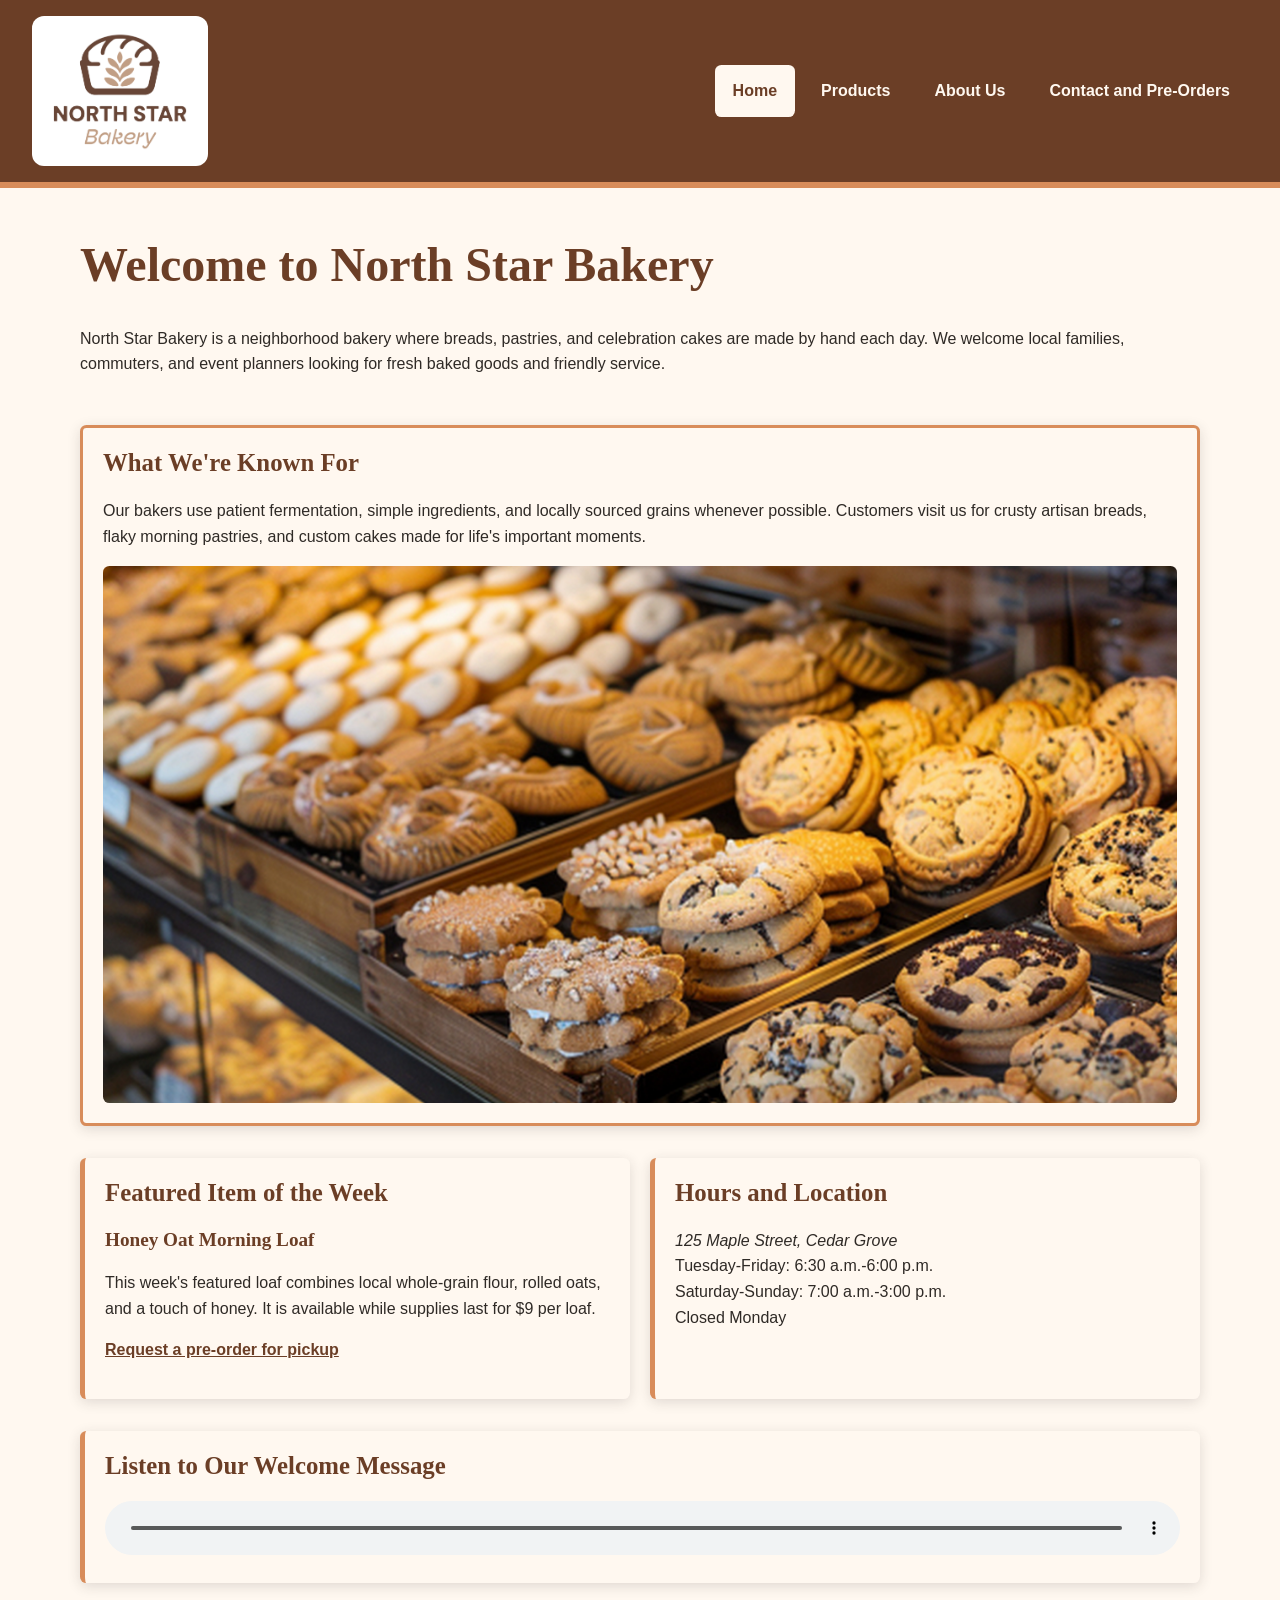
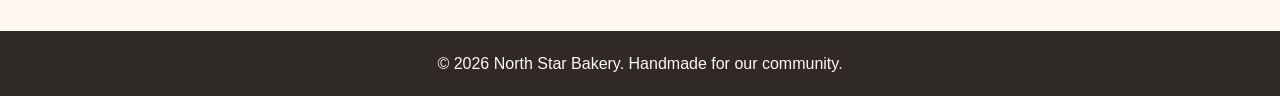
<file: index.html>
<!DOCTYPE html>
<html lang="en">
<head>
  <meta charset="UTF-8">
  <meta name="viewport" content="width=device-width, initial-scale=1.0">
  <title>North Star Bakery | Home</title>
  <link rel="stylesheet" href="styles.css">
  <script src="script.js" defer></script>
</head>
<body>
  <header>
    <img class="site-logo" src="bakery-logo_c.png" alt="North Star Bakery logo featuring a loaf of bread and wheat design" width="240">
    <nav aria-label="Main navigation">
      <ul>
        <li><a href="index.html" aria-current="page">Home</a></li>
        <li><a href="products.html">Products</a></li>
        <li><a href="about.html">About Us</a></li>
        <li><a href="contact.html">Contact and Pre-Orders</a></li>
      </ul>
    </nav>
  </header>

  <main>
    <h1>Welcome to North Star Bakery</h1>
    <p>North Star Bakery is a neighborhood bakery where breads, pastries, and celebration cakes are made by hand each day. We welcome local families, commuters, and event planners looking for fresh baked goods and friendly service.</p>

    <section class="featured-section">
      <h2>What We're Known For</h2>
      <p>Our bakers use patient fermentation, simple ingredients, and locally sourced grains whenever possible. Customers visit us for crusty artisan breads, flaky morning pastries, and custom cakes made for life's important moments.</p>
      <picture>
        <source media="(min-width: 768px)" srcset="bakery-feature-large_c.png">
        <img src="bakery-feature-small_c.png" alt="A bakery display filled with cookies and pastries" width="600">
      </picture>
    </section>

    <div class="card-grid">
      <section>
        <h2>Featured Item of the Week</h2>
        <h3>Honey Oat Morning Loaf</h3>
        <p>This week's featured loaf combines local whole-grain flour, rolled oats, and a touch of honey. It is available while supplies last for $9 per loaf.</p>
        <p><a href="contact.html">Request a pre-order for pickup</a></p>
      </section>

      <section>
        <h2>Hours and Location</h2>
        <address>125 Maple Street, Cedar Grove</address>
        <p>Tuesday-Friday: 6:30 a.m.-6:00 p.m.<br>Saturday-Sunday: 7:00 a.m.-3:00 p.m.<br>Closed Monday</p>
      </section>
    </div>

    <section>
      <h2>Listen to Our Welcome Message</h2>
      <audio controls>
        <source src="bakery-welcome_c.mp3" type="audio/mpeg">
        Your browser does not support the audio element. North Star Bakery invites you to stop by for fresh bread or place a pre-order for pickup.
      </audio>
    </section>

  </main>

  <footer>
    <p>&copy; 2026 North Star Bakery. Handmade for our community.</p>
  </footer>
</body>
</html>
</file>
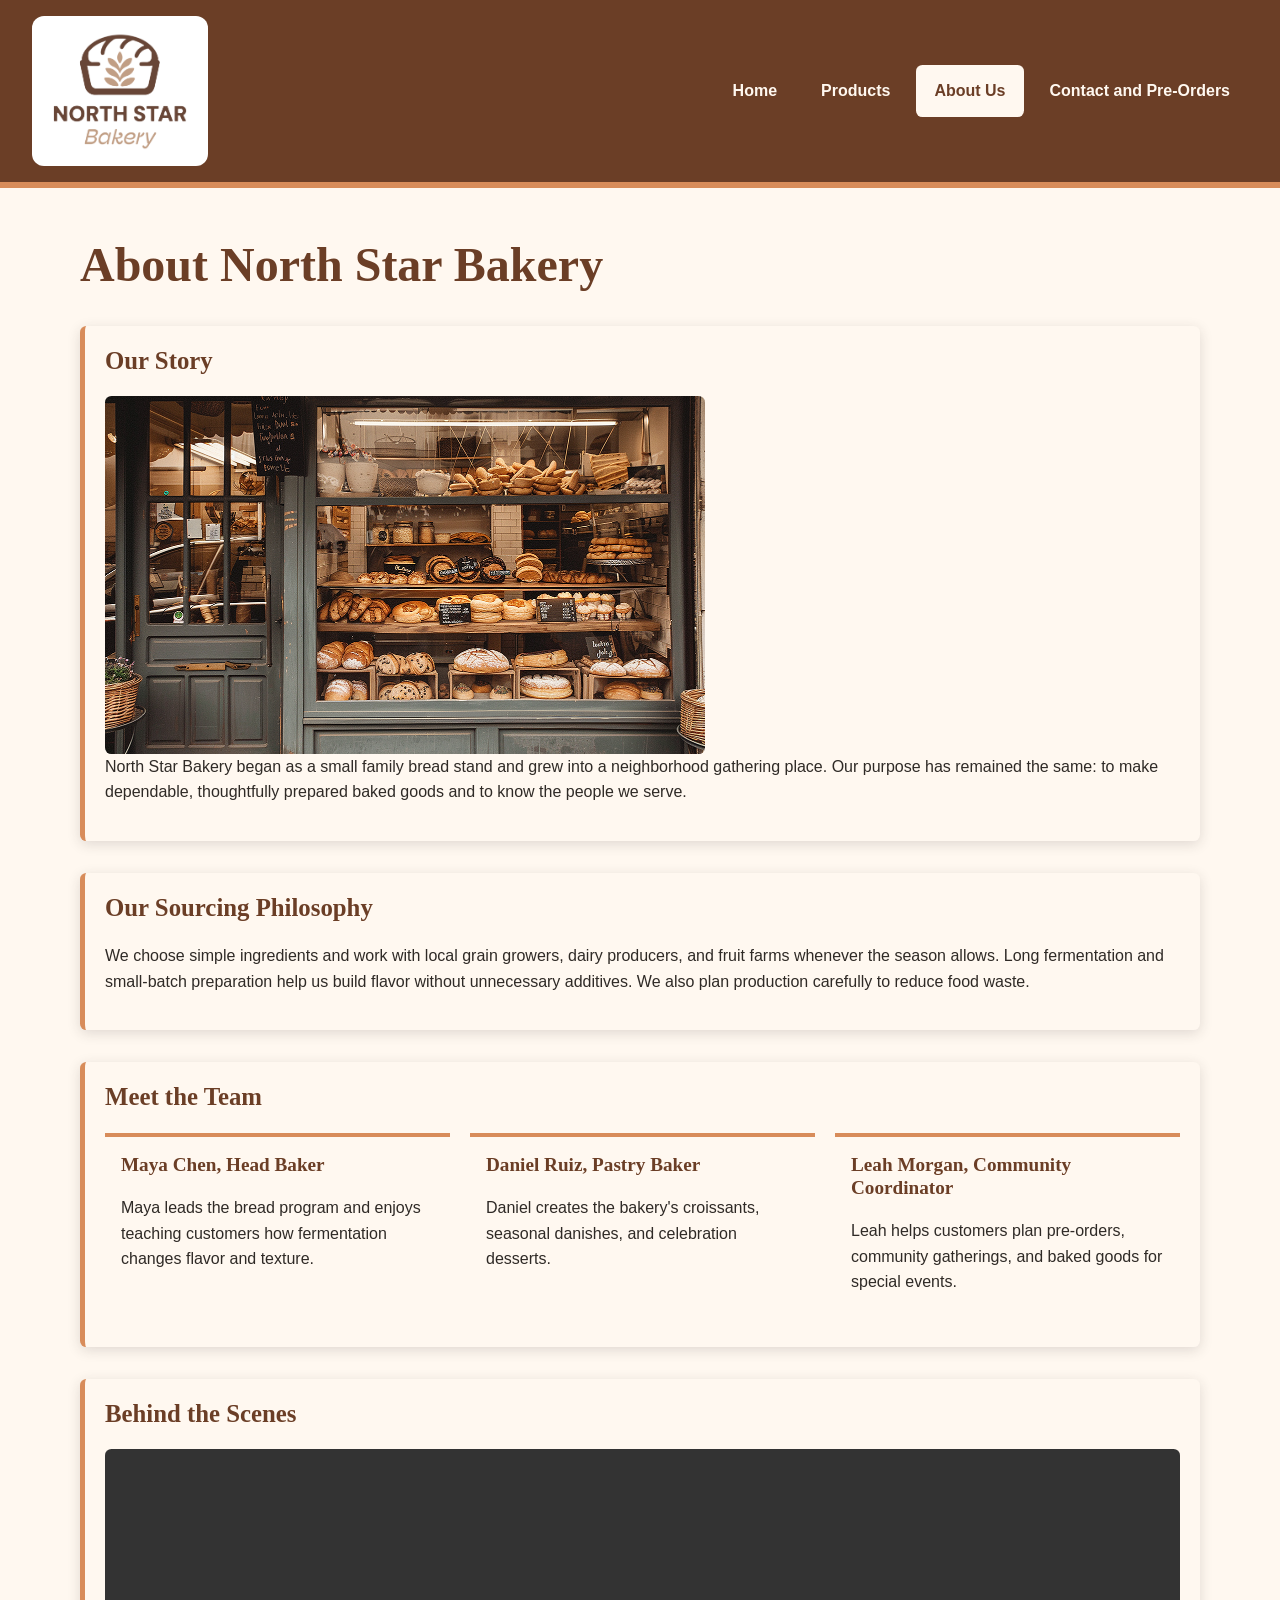
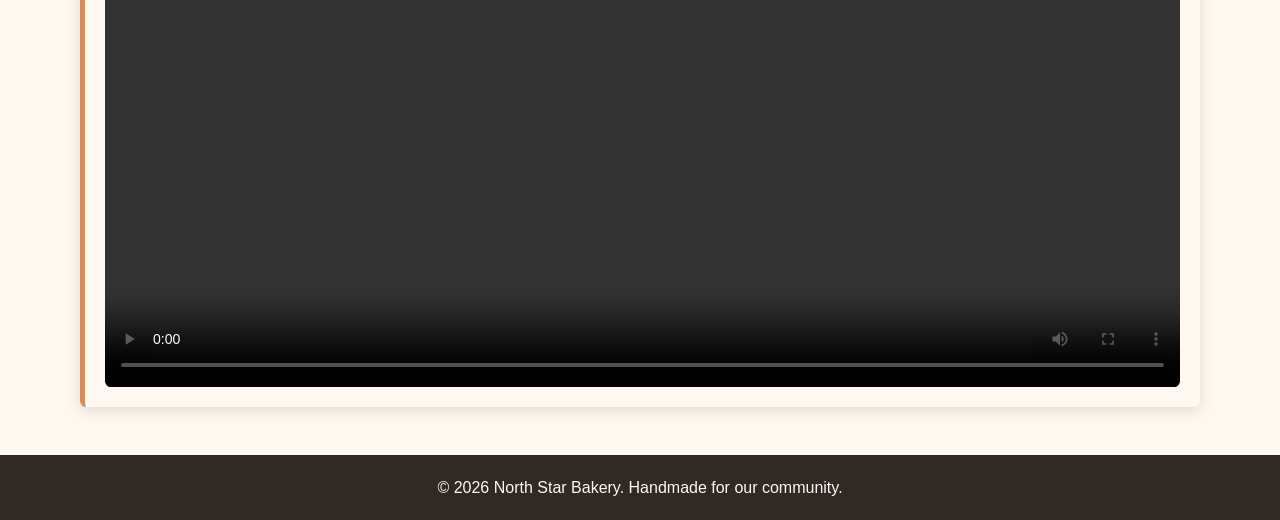
<file: about.html>
<!DOCTYPE html>
<html lang="en">
<head>
  <meta charset="UTF-8">
  <meta name="viewport" content="width=device-width, initial-scale=1.0">
  <title>North Star Bakery | About Us</title>
  <link rel="stylesheet" href="styles.css">
  <script src="script.js" defer></script>
</head>
<body>
  <header>
    <img class="site-logo" src="bakery-logo_c.png" alt="North Star Bakery logo featuring a loaf of bread and wheat design" width="240">
    <nav aria-label="Main navigation">
      <ul>
        <li><a href="index.html">Home</a></li>
        <li><a href="products.html">Products</a></li>
        <li><a href="about.html" aria-current="page">About Us</a></li>
        <li><a href="contact.html">Contact and Pre-Orders</a></li>
      </ul>
    </nav>
  </header>

  <main>
    <h1>About North Star Bakery</h1>

    <section>
      <h2>Our Story</h2>
      <img src="bakery-storefront_c.png" alt="North Star Bakery storefront window filled with breads and pastries" width="600">
      <p>North Star Bakery began as a small family bread stand and grew into a neighborhood gathering place. Our purpose has remained the same: to make dependable, thoughtfully prepared baked goods and to know the people we serve.</p>
    </section>

    <section>
      <h2>Our Sourcing Philosophy</h2>
      <p>We choose simple ingredients and work with local grain growers, dairy producers, and fruit farms whenever the season allows. Long fermentation and small-batch preparation help us build flavor without unnecessary additives. We also plan production carefully to reduce food waste.</p>
    </section>

    <section>
      <h2>Meet the Team</h2>
      <div class="staff-grid">
      <article>
        <h3>Maya Chen, Head Baker</h3>
        <p>Maya leads the bread program and enjoys teaching customers how fermentation changes flavor and texture.</p>
      </article>
      <article>
        <h3>Daniel Ruiz, Pastry Baker</h3>
        <p>Daniel creates the bakery's croissants, seasonal danishes, and celebration desserts.</p>
      </article>
      <article>
        <h3>Leah Morgan, Community Coordinator</h3>
        <p>Leah helps customers plan pre-orders, community gatherings, and baked goods for special events.</p>
      </article>
      </div>
    </section>

    <section>
      <h2>Behind the Scenes</h2>
      <video controls width="640">
        <source src="bakery-behind-scenes-web_c.mp4" type="video/mp4">
        Your browser does not support the video element. This video shows the North Star Bakery team preparing fresh bread behind the scenes.
      </video>
    </section>
  </main>

  <footer>
    <p>&copy; 2026 North Star Bakery. Handmade for our community.</p>
  </footer>
</body>
</html>
</file>
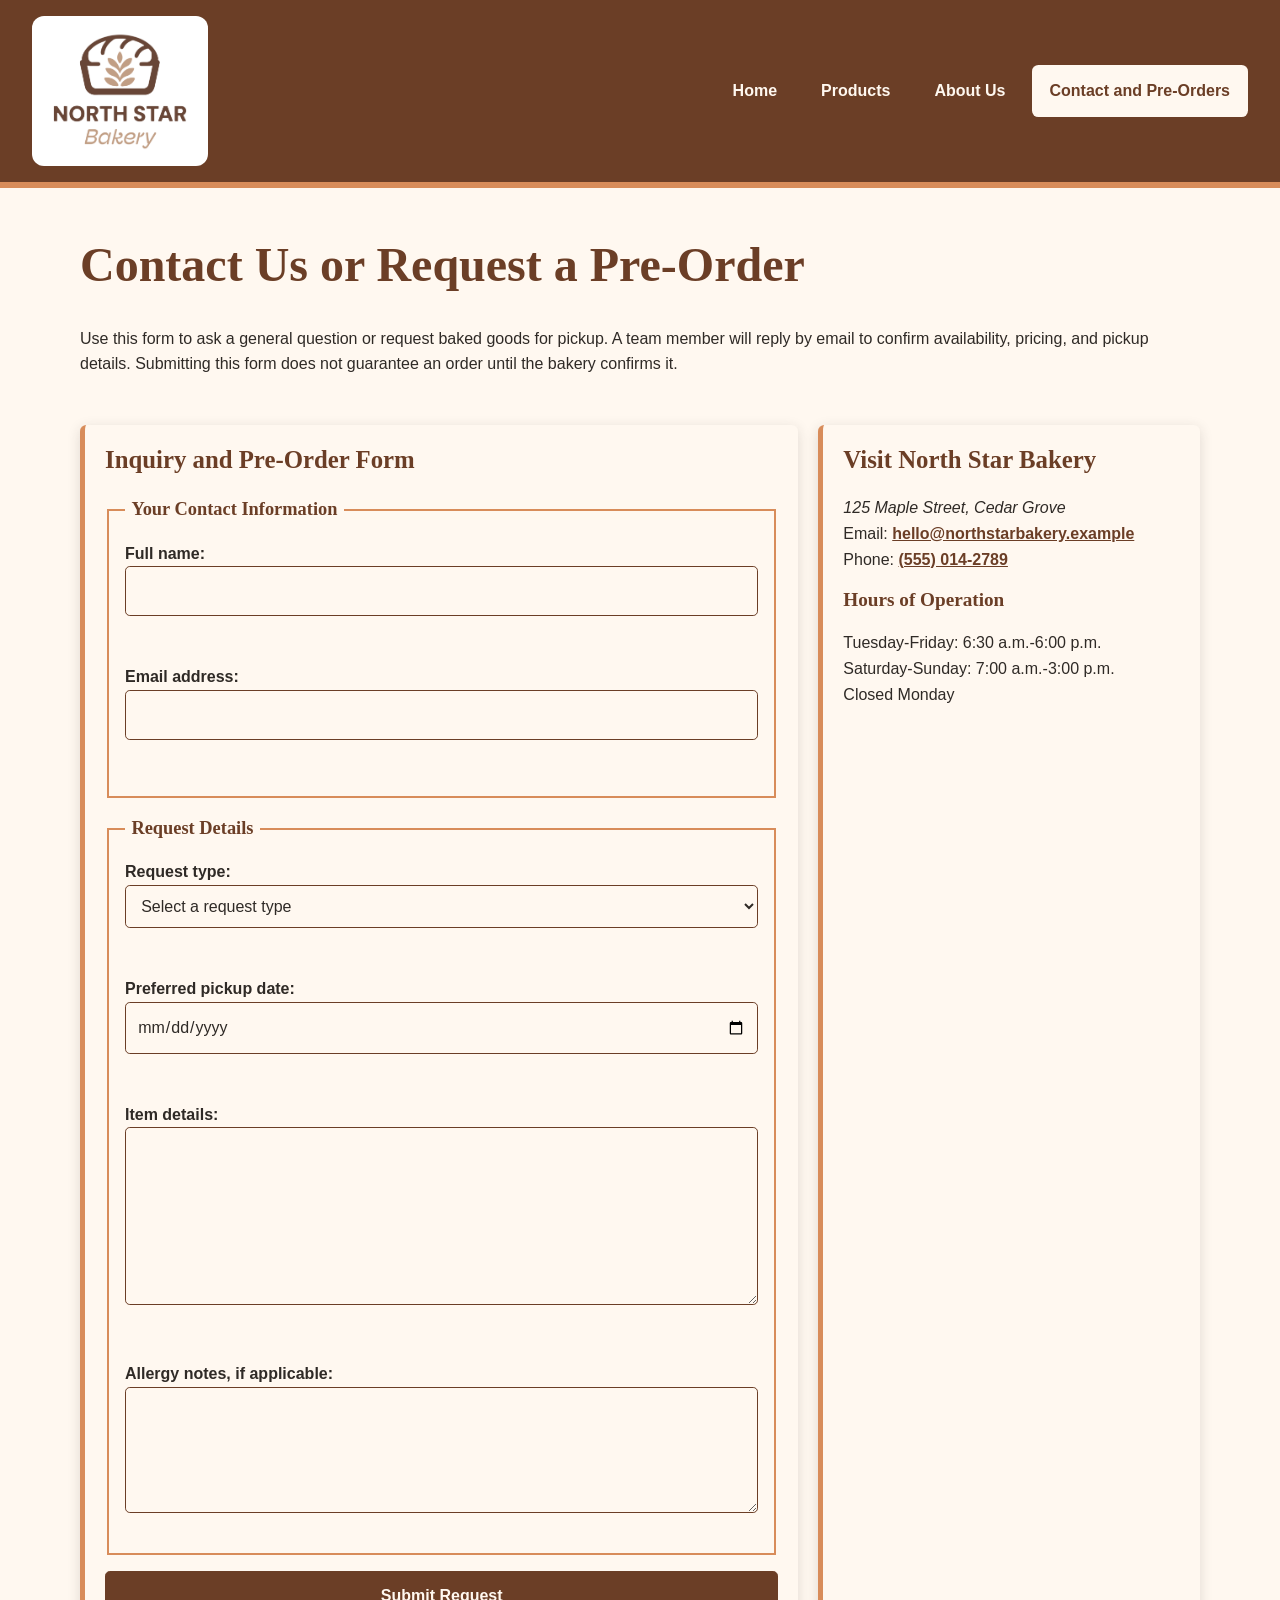
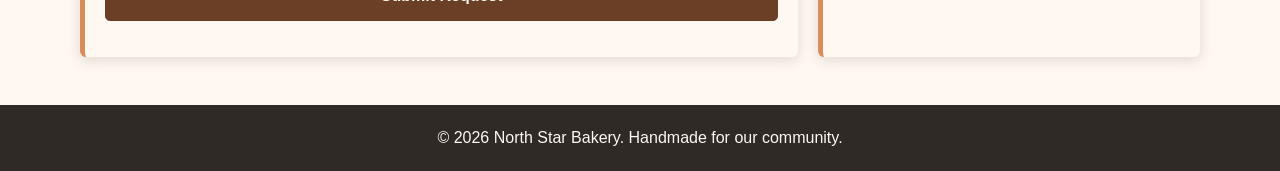
<file: contact.html>
<!DOCTYPE html>
<html lang="en">
<head>
  <meta charset="UTF-8">
  <meta name="viewport" content="width=device-width, initial-scale=1.0">
  <title>North Star Bakery | Contact and Pre-Orders</title>
  <link rel="stylesheet" href="styles.css">
  <script src="script.js" defer></script>
</head>
<body>
  <header>
    <img class="site-logo" src="bakery-logo_c.png" alt="North Star Bakery logo featuring a loaf of bread and wheat design" width="240">
    <nav aria-label="Main navigation">
      <ul>
        <li><a href="index.html">Home</a></li>
        <li><a href="products.html">Products</a></li>
        <li><a href="about.html">About Us</a></li>
        <li><a href="contact.html" aria-current="page">Contact and Pre-Orders</a></li>
      </ul>
    </nav>
  </header>

  <main>
    <h1>Contact Us or Request a Pre-Order</h1>
    <p>Use this form to ask a general question or request baked goods for pickup. A team member will reply by email to confirm availability, pricing, and pickup details. Submitting this form does not guarantee an order until the bakery confirms it.</p>

    <div class="contact-layout">
    <section>
      <h2>Inquiry and Pre-Order Form</h2>
      <form id="preorder-form" action="#" method="post" novalidate>
        <fieldset>
          <legend>Your Contact Information</legend>

          <p>
            <label for="name">Full name:</label><br>
            <input type="text" id="name" name="name" minlength="2" autocomplete="name" required>
            <span class="field-error" id="name-error" aria-live="polite"></span>
          </p>

          <p>
            <label for="email">Email address:</label><br>
            <input type="email" id="email" name="email" autocomplete="email" required>
            <span class="field-error" id="email-error" aria-live="polite"></span>
          </p>
        </fieldset>

        <fieldset>
          <legend>Request Details</legend>

          <p>
            <label for="request-type">Request type:</label><br>
            <select id="request-type" name="request-type" required>
              <option value="">Select a request type</option>
              <option value="pre-order">Pre-order request</option>
              <option value="general-question">General question</option>
            </select>
            <span class="field-error" id="request-type-error" aria-live="polite"></span>
          </p>

          <p>
            <label for="pickup-date">Preferred pickup date:</label><br>
            <input type="date" id="pickup-date" name="pickup-date" required>
            <span class="field-error" id="pickup-date-error" aria-live="polite"></span>
          </p>

          <p>
            <label for="item-details">Item details:</label><br>
            <textarea id="item-details" name="item-details" rows="6" cols="45" minlength="10" required></textarea>
            <span class="field-error" id="item-details-error" aria-live="polite"></span>
          </p>

          <p>
            <label for="allergy-notes">Allergy notes, if applicable:</label><br>
            <textarea id="allergy-notes" name="allergy-notes" rows="4" cols="45"></textarea>
          </p>
        </fieldset>

        <button type="submit">Submit Request</button>
        <p id="form-status" class="form-status" aria-live="polite"></p>
      </form>
    </section>

    <section>
      <h2>Visit North Star Bakery</h2>
      <address>125 Maple Street, Cedar Grove</address>
      <p>Email: <a href="mailto:hello@northstarbakery.example">hello@northstarbakery.example</a><br>Phone: <a href="tel:+15550142789">(555) 014-2789</a></p>

      <h3>Hours of Operation</h3>
      <p>Tuesday-Friday: 6:30 a.m.-6:00 p.m.<br>Saturday-Sunday: 7:00 a.m.-3:00 p.m.<br>Closed Monday</p>
    </section>
    </div>
  </main>

  <footer>
    <p>&copy; 2026 North Star Bakery. Handmade for our community.</p>
  </footer>
</body>
</html>
</file>
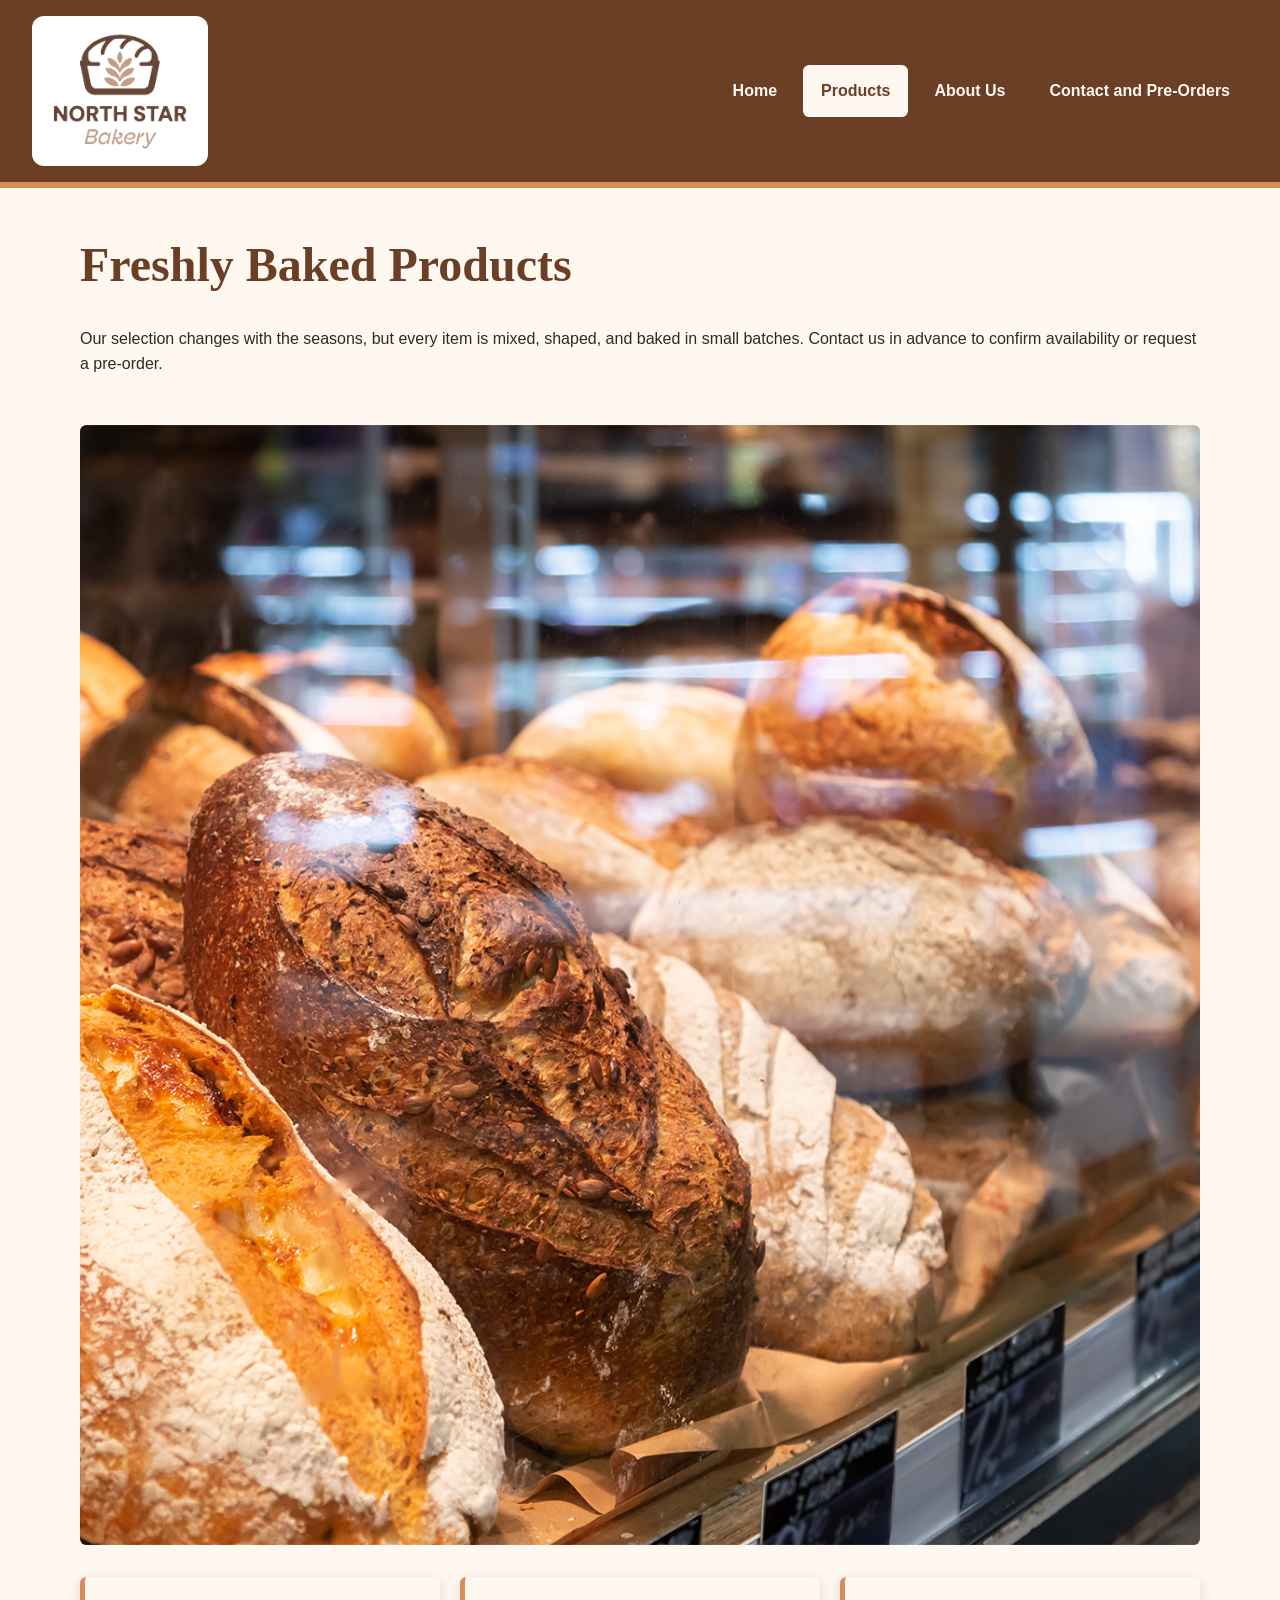
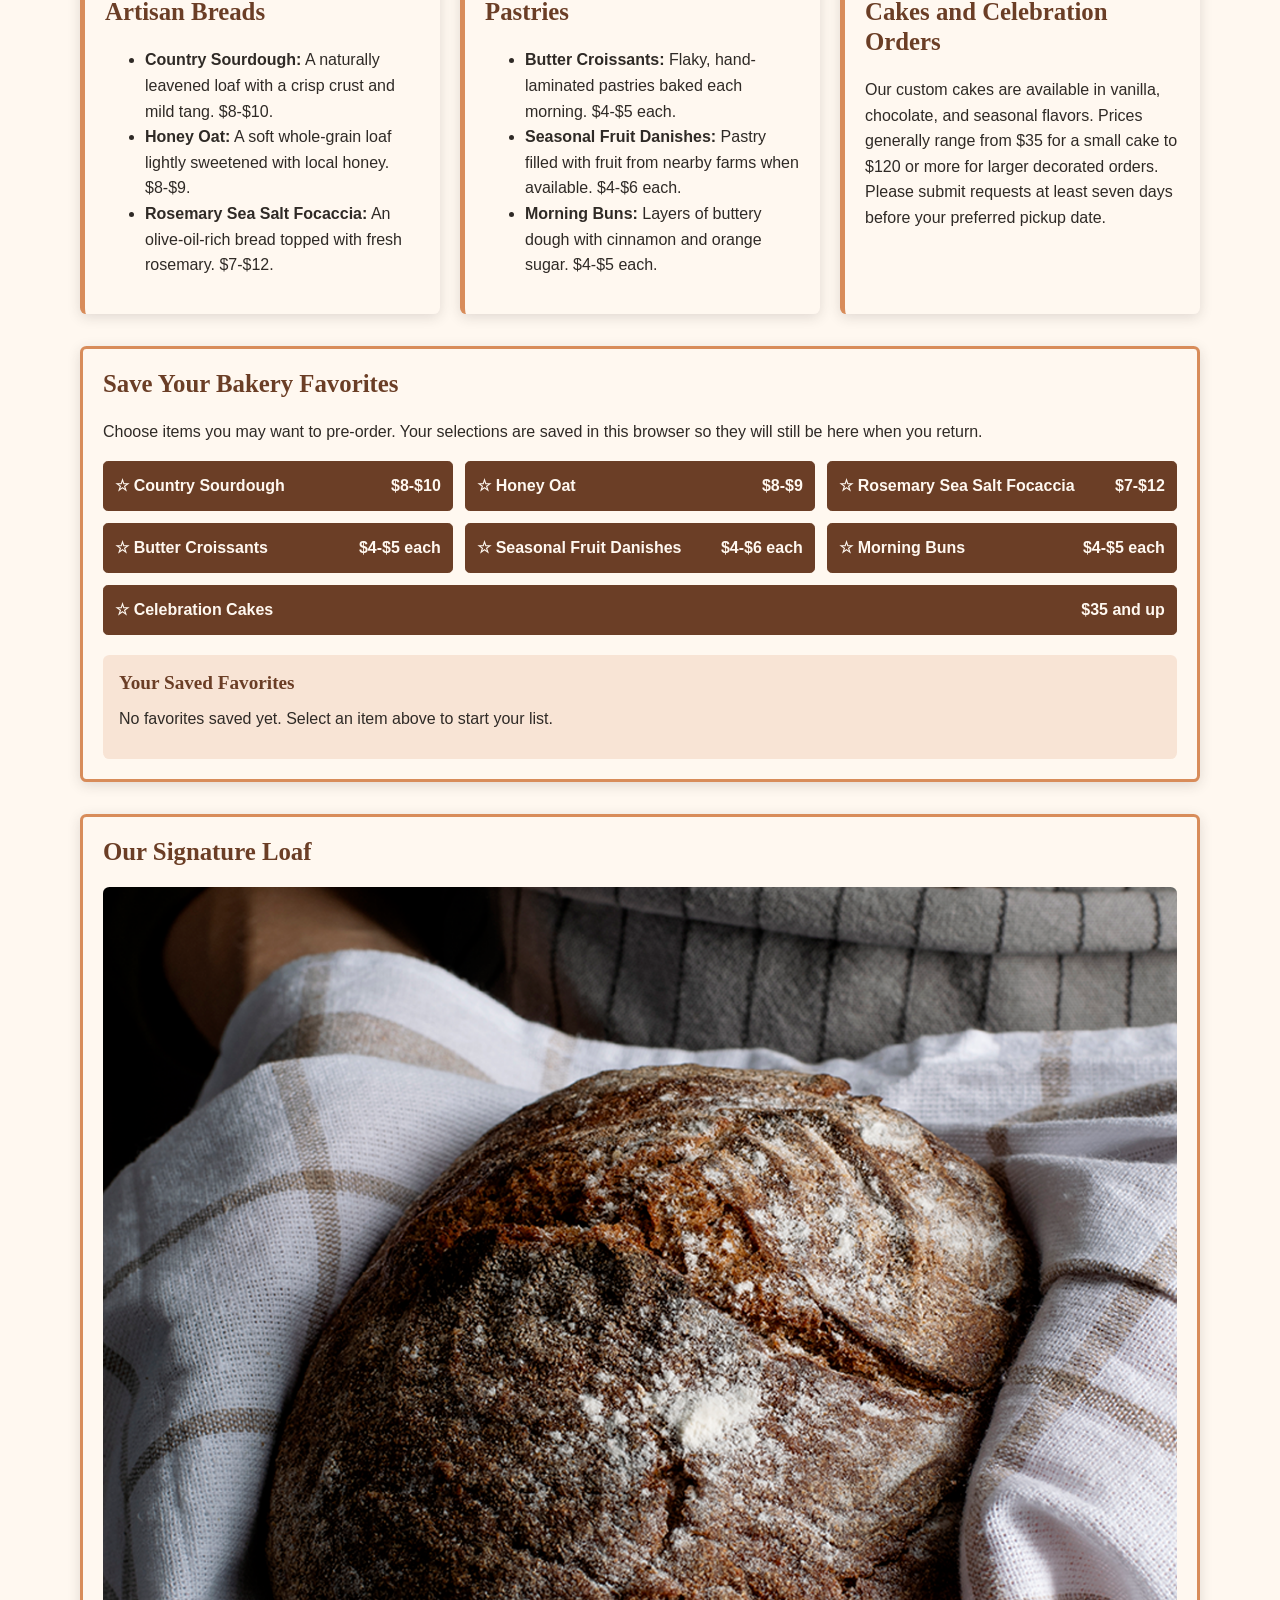
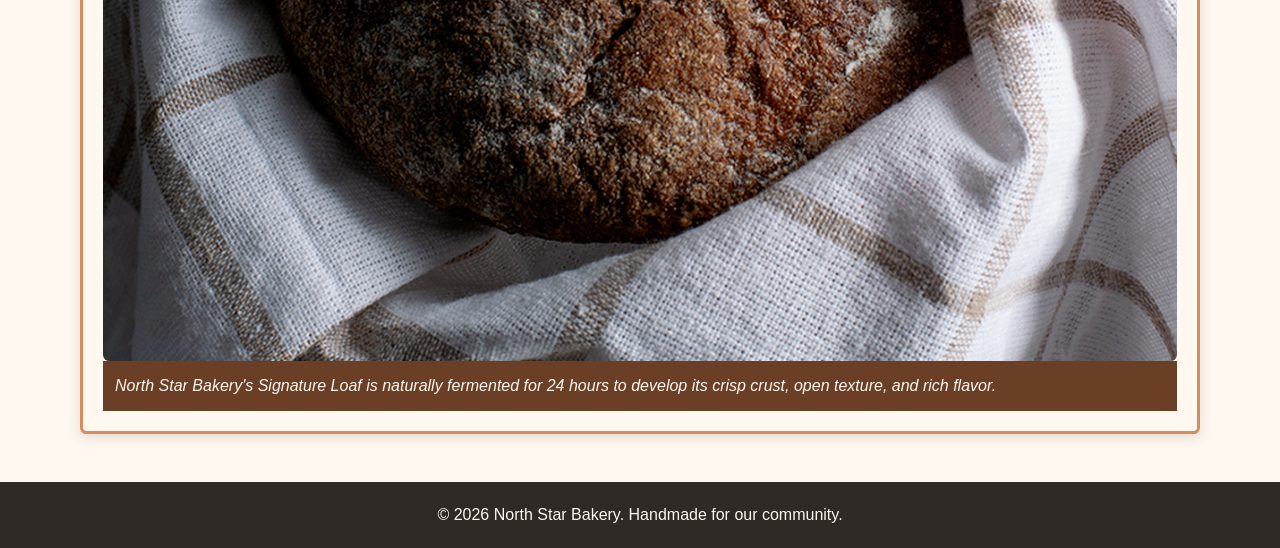
<file: products.html>
<!DOCTYPE html>
<html lang="en">
<head>
  <meta charset="UTF-8">
  <meta name="viewport" content="width=device-width, initial-scale=1.0">
  <title>North Star Bakery | Products</title>
  <link rel="stylesheet" href="styles.css">
  <script src="script.js" defer></script>
</head>
<body>
  <header>
    <img class="site-logo" src="bakery-logo_c.png" alt="North Star Bakery logo featuring a loaf of bread and wheat design" width="240">
    <nav aria-label="Main navigation">
      <ul>
        <li><a href="index.html">Home</a></li>
        <li><a href="products.html" aria-current="page">Products</a></li>
        <li><a href="about.html">About Us</a></li>
        <li><a href="contact.html">Contact and Pre-Orders</a></li>
      </ul>
    </nav>
  </header>

  <main>
    <h1>Freshly Baked Products</h1>
    <p>Our selection changes with the seasons, but every item is mixed, shaped, and baked in small batches. Contact us in advance to confirm availability or request a pre-order.</p>

    <img class="product-image" src="bakery-bread_c.png" alt="Assorted artisan bread loaves displayed in the North Star Bakery case" width="600">

    <div class="product-grid">
    <section>
      <h2>Artisan Breads</h2>
      <ul>
        <li><strong>Country Sourdough:</strong> A naturally leavened loaf with a crisp crust and mild tang. $8-$10.</li>
        <li><strong>Honey Oat:</strong> A soft whole-grain loaf lightly sweetened with local honey. $8-$9.</li>
        <li><strong>Rosemary Sea Salt Focaccia:</strong> An olive-oil-rich bread topped with fresh rosemary. $7-$12.</li>
      </ul>
    </section>

    <section>
      <h2>Pastries</h2>
      <ul>
        <li><strong>Butter Croissants:</strong> Flaky, hand-laminated pastries baked each morning. $4-$5 each.</li>
        <li><strong>Seasonal Fruit Danishes:</strong> Pastry filled with fruit from nearby farms when available. $4-$6 each.</li>
        <li><strong>Morning Buns:</strong> Layers of buttery dough with cinnamon and orange sugar. $4-$5 each.</li>
      </ul>
    </section>

    <section>
      <h2>Cakes and Celebration Orders</h2>
      <p>Our custom cakes are available in vanilla, chocolate, and seasonal flavors. Prices generally range from $35 for a small cake to $120 or more for larger decorated orders. Please submit requests at least seven days before your preferred pickup date.</p>
    </section>
    </div>

    <section class="favorites-section" aria-labelledby="favorites-heading">
      <h2 id="favorites-heading">Save Your Bakery Favorites</h2>
      <p>Choose items you may want to pre-order. Your selections are saved in this browser so they will still be here when you return.</p>
      <div id="favorite-options" class="favorite-options" aria-describedby="favorites-status"></div>
      <div class="favorites-summary" aria-live="polite">
        <h3>Your Saved Favorites</h3>
        <p id="favorites-status">No favorites saved yet.</p>
        <ul id="favorites-list"></ul>
        <button id="clear-favorites" type="button" class="secondary-button" hidden>Clear Favorites</button>
      </div>
    </section>

    <section class="featured-section">
      <h2>Our Signature Loaf</h2>
      <figure>
        <img src="bakery-signature-loaf_c.png" alt="Rustic round Signature Loaf resting on a checked linen cloth" width="600">
        <figcaption>North Star Bakery's Signature Loaf is naturally fermented for 24 hours to develop its crisp crust, open texture, and rich flavor.</figcaption>
      </figure>
    </section>
  </main>

  <footer>
    <p>&copy; 2026 North Star Bakery. Handmade for our community.</p>
  </footer>
</body>
</html>
</file>
<file: styles.css>
:root {
  --cream: #fff8f0;
  --brown: #6b3e26;
  --peach: #d88c5a;
  --charcoal: #2f2a26;
}

* {
  box-sizing: border-box;
}

body {
  margin: 0;
  background-color: var(--cream);
  color: var(--charcoal);
  font-family: Arial, Helvetica, sans-serif;
  font-size: 1rem;
  line-height: 1.6;
}

header {
  display: flex;
  flex-direction: column;
  align-items: center;
  gap: 1rem;
  padding: 1rem;
  background-color: var(--brown);
  border-bottom: 0.4rem solid var(--peach);
}

.site-logo {
  width: 11rem;
  max-width: 100%;
  height: auto;
  background-color: var(--cream);
  border-radius: 0.75rem;
}

nav {
  width: 100%;
}

nav ul {
  display: flex;
  flex-direction: column;
  gap: 0.5rem;
  margin: 0;
  padding: 0;
  list-style: none;
}

nav a {
  display: block;
  padding: 0.7rem 1rem;
  border: 2px solid transparent;
  border-radius: 0.4rem;
  color: var(--cream);
  font-weight: bold;
  text-align: center;
  text-decoration: none;
}

nav a:hover,
nav a:focus-visible {
  border-color: var(--cream);
  background-color: var(--peach);
  color: var(--charcoal);
  outline: none;
}

nav a[aria-current="page"] {
  background-color: var(--cream);
  color: var(--brown);
}

main {
  display: flex;
  flex-direction: column;
  gap: 1.25rem;
  width: min(100% - 2rem, 70rem);
  margin: 0 auto;
  padding: 2rem 0;
}

h1,
h2,
h3 {
  margin-top: 0;
  color: var(--brown);
  font-family: Georgia, "Times New Roman", serif;
  line-height: 1.2;
}

h1 {
  margin-bottom: 0;
  font-size: 2.1rem;
}

h2 {
  font-size: 1.55rem;
}

h3 {
  font-size: 1.2rem;
}

p,
ul,
address {
  margin-top: 0;
}

a {
  color: var(--brown);
  font-weight: bold;
}

a:hover,
a:focus-visible {
  color: var(--charcoal);
}

section,
.card {
  padding: 1.25rem;
  border-left: 0.35rem solid var(--peach);
  border-radius: 0.4rem;
  background-color: var(--cream);
  box-shadow: 0 0.2rem 0.8rem rgb(47 42 38 / 15%);
}

.featured-section {
  border: 0.2rem solid var(--peach);
}

img,
video {
  display: block;
  max-width: 100%;
  height: auto;
  border-radius: 0.4rem;
}

picture img,
.product-image {
  width: 100%;
}

figure {
  margin: 0;
}

figure img {
  width: 100%;
}

figcaption {
  padding: 0.75rem;
  background-color: var(--brown);
  color: var(--cream);
  font-style: italic;
}

audio,
video {
  width: 100%;
}

.card-grid,
.product-grid,
.staff-grid,
.contact-layout {
  display: flex;
  flex-direction: column;
  gap: 1.25rem;
}

.card-grid > section,
.product-grid > section,
.staff-grid > article,
.contact-layout > section {
  flex: 1;
}

.staff-grid article {
  padding: 1rem;
  border-top: 0.25rem solid var(--peach);
  background-color: var(--cream);
}

form {
  display: flex;
  flex-direction: column;
  gap: 1rem;
}

fieldset {
  display: flex;
  flex-direction: column;
  gap: 0.5rem;
  padding: 1rem;
  border: 0.15rem solid var(--peach);
}

legend {
  padding: 0 0.4rem;
  color: var(--brown);
  font-family: Georgia, "Times New Roman", serif;
  font-size: 1.15rem;
  font-weight: bold;
}

label {
  font-weight: bold;
}

input,
select,
textarea,
button {
  width: 100%;
  padding: 0.7rem;
  border: 0.12rem solid var(--brown);
  border-radius: 0.3rem;
  background-color: var(--cream);
  color: var(--charcoal);
  font: inherit;
}

input:focus,
select:focus,
textarea:focus {
  outline: 0.2rem solid var(--peach);
  outline-offset: 0.1rem;
}

button {
  background-color: var(--brown);
  color: var(--cream);
  font-weight: bold;
  cursor: pointer;
}

button:hover,
button:focus-visible {
  background-color: var(--peach);
  color: var(--charcoal);
}

.favorites-section {
  border: 0.2rem solid var(--peach);
}

.favorite-options {
  display: flex;
  flex-direction: column;
  gap: 0.75rem;
}

.favorite-button {
  display: flex;
  justify-content: space-between;
  gap: 1rem;
  text-align: left;
}

.favorite-button[aria-pressed="true"] {
  background-color: var(--peach);
  color: var(--charcoal);
}

.favorite-price {
  white-space: nowrap;
}

.favorites-summary {
  margin-top: 1.25rem;
  padding: 1rem;
  border-radius: 0.4rem;
  background-color: rgb(216 140 90 / 18%);
}

.favorites-summary h3,
.favorites-summary p,
.favorites-summary ul {
  margin-bottom: 0.75rem;
}

.secondary-button {
  width: auto;
  background-color: var(--charcoal);
}

.field-error {
  display: block;
  min-height: 1.5rem;
  color: #8a1c12;
  font-size: 0.95rem;
  font-weight: bold;
}

.input-error {
  border-color: #8a1c12;
  box-shadow: 0 0 0 0.15rem rgb(138 28 18 / 20%);
}

.form-status {
  margin: 0;
  font-weight: bold;
}

.form-status.success {
  padding: 0.75rem;
  border-left: 0.3rem solid var(--brown);
  background-color: rgb(216 140 90 / 18%);
}

footer {
  padding: 1.25rem;
  background-color: var(--charcoal);
  color: var(--cream);
  text-align: center;
}

footer p {
  margin: 0;
}

@media (min-width: 48rem) {
  header {
    flex-direction: row;
    justify-content: space-between;
    padding: 1rem 2rem;
  }

  nav {
    width: auto;
  }

  nav ul {
    flex-direction: row;
    align-items: center;
  }

  main {
    gap: 2rem;
    padding: 3rem 0;
  }

  h1 {
    font-size: 3rem;
  }

  .card-grid,
  .product-grid,
  .staff-grid,
  .contact-layout {
    flex-direction: row;
    align-items: stretch;
  }

  .contact-layout > section:first-child {
    flex: 2;
  }

  .favorite-options {
    flex-flow: row wrap;
  }

  .favorite-button {
    flex: 1 1 19rem;
  }
}
</file>
